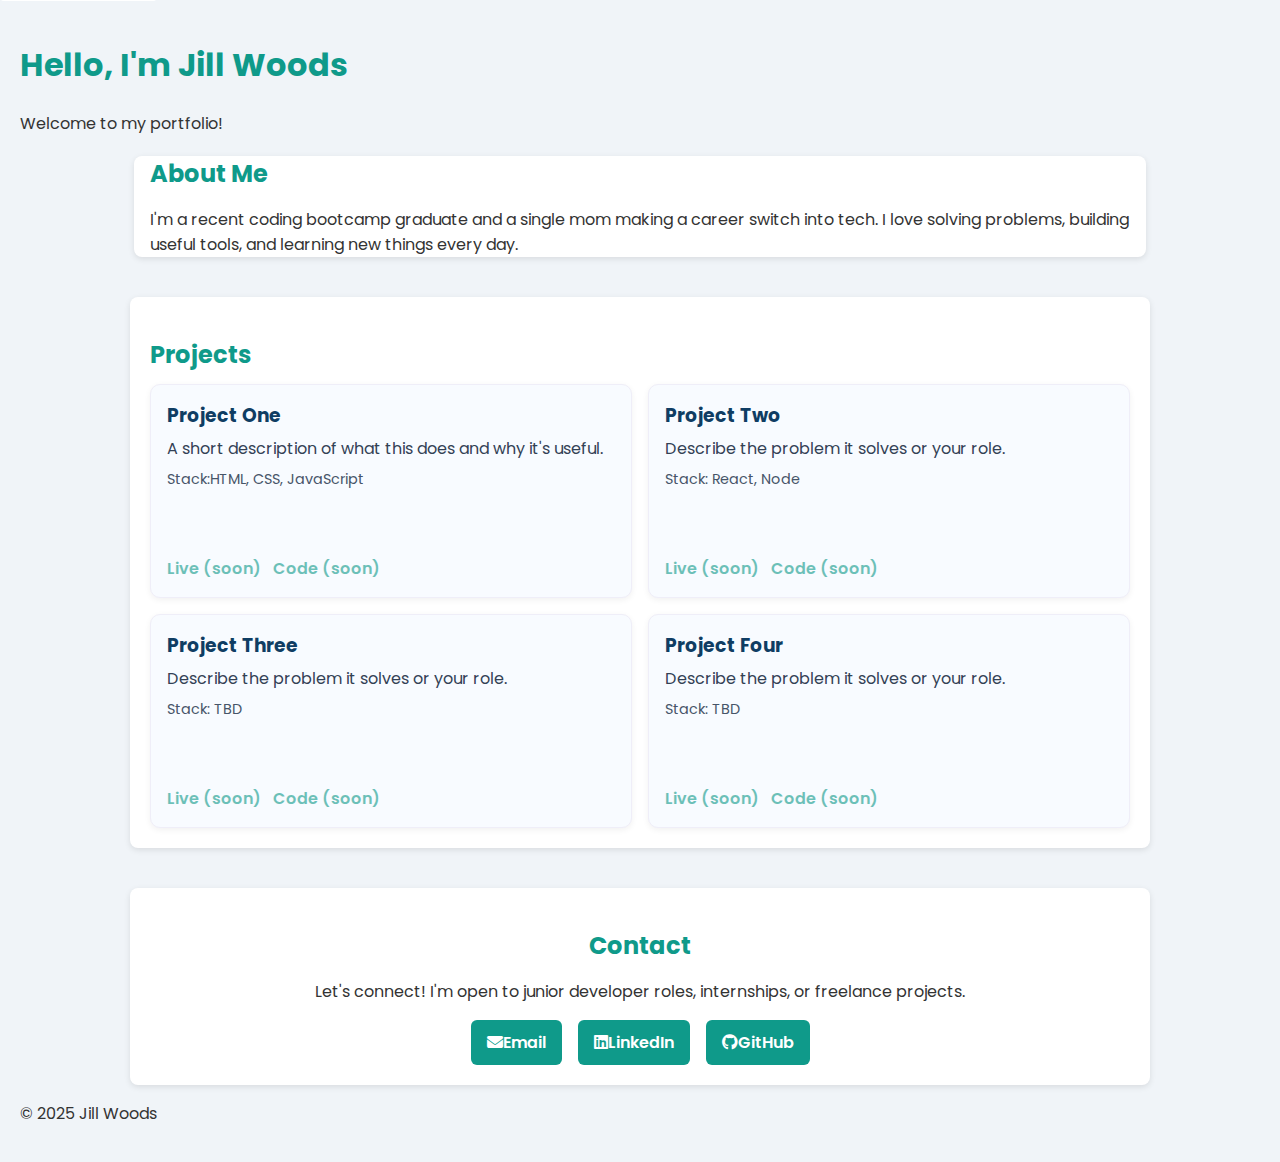
<file: index.html>
<!DOCTYPE html>
<html lang="en">
<head>
    <meta charset="UTF-8">
    <meta name="viewport" content="width=device-width, initial-scale=1.0">
    <meta name="description" content="Jill Woods  Web Developer | Frontend & Portfolio">
    <meta name="author" content="Jill Woods">
    <meta name="theme-color" content="#14b8a6">
    <meta property="og:title" content="Jill Woods &middot; Web Developer">
    <meta property="og:description" content="Projects, skills, and contact.">
    <meta property="og:type" content="website">
    <meta property="og:url" content="https://jillwoods328.github.io">
    <meta property="og:image" content="https://jillwoods328.github.io/images/og-image.png">
    <link rel="preconnect" href="https://fonts.googleapis.com">
    <link rel="preconnect" href="https://fonts.gstatic.com" crossorigin>
    <link rel="preconnect" href="https://cdnjs.cloudflare.com" crossorigin>
    <link rel="stylesheet" href="style.css?v=3">
    <link rel="stylesheet" href="https://cdnjs.cloudflare.com/ajax/libs/font-awesome/6.5.0/css/all.min.css">
    <link href="https://fonts.googleapis.com/css2?family=Poppins:wght@400;600&display=swap" rel="stylesheet">
    <link rel="canonical" href="https://jillwoods328.github.io">
    <link rel="icon" type="image/png" href="images/favicon.png">
    <title>Jill Woods &middot; Web Developer | Frontend & Portfolio</title>
</head>

<body>
    <a class="skip" href="#main">Skip to content</a>
    <main id="main">
      <header>
        <h1>Hello, I'm Jill Woods</h1>
        <p>Welcome to my portfolio!</p>
    </header>

    <section id ="about" class="container">
        <h2>About Me</h2>
        <p>
            I'm a recent coding bootcamp graduate and a single mom making a career switch into tech. I love solving problems, building useful tools, and learning new things every day.</p>
            </section>

    <section id="projects" class="container">
        <h2>Projects</h2>
        <div class="projects-grid">
            <article class="project-card">
                <h3>Project One</h3>
                <p>A short description of what this does and why it's useful.</p>
                <p class="tech">Stack:HTML, CSS, JavaScript</p>
                <div class="links">
                    <a href="#" aria-disabled="true" aria-label="Live demo of Project One (coming soon)">Live (soon)</a>
                    <a href="#" aria-disabled="true">Code (soon)</a>
                </div>
            </article>

            <article class="project-card">
                <h3>Project Two</h3>
                <p>Describe the problem it solves or your role.</p>
                <p class="tech">Stack: React, Node</p>
                <div class="links">
                    <a href="#" aria-disabled="true" aria-label="Live demo of Project Two (coming soon)">Live (soon)</a>
                    <a href="#" aria-disabled="true">Code (soon)</a>
                </div>
            </article>

            <article class="project-card">
                <h3>Project Three</h3>
                <p>Describe the problem it solves or your role.</p>
                <p class="tech">Stack: TBD</p>
                <div class="links">
                    <a href="#" aria-disabled="true" aria-label="Live demo of Project Three (coming soon)">Live (soon)</a>
                    <a href="#" aria-disabled="true">Code (soon)</a>
                </div>
            </article>

            <article class="project-card">
                <h3>Project Four</h3>
                <p>Describe the problem it solves or your role.</p>
                <p class="tech">Stack: TBD</p>
                <div class="links">
                    <a href="#" aria-disabled="true" aria-label="Live demo of Project Four (coming soon)">Live (soon)</a>
                    <a href="#" aria-disabled="true">Code (soon)</a>
                </div>
            </article>
        </div>
    </section>

    <section id="contact" class="container">
        <h2>Contact</h2>
        <p>Let's connect! I'm open to junior developer roles, internships, or freelance projects.</p>
        <div class="contact-links">
        <a href="mailto:jill.woods504@gmail.com"><i class="fa-solid fa-envelope"></i>Email</a>
        <a href="https://www.linkedin.com/in/jill-woods-504/" target="_blank" rel="noopener noreferrer"> <i class="fa-brands fa-linkedin"></i>LinkedIn</a>
        <a href="https://github.com/Jill328" target="_blank" rel="noopener noreferrer"> <i class="fa-brands fa-github"></i>GitHub</a>
        </div>
    </section>
    </main>

    <footer>
        <p>&copy; 2025 Jill Woods</p>
    </footer>
</body>
</html>
</file>
<file: style.css>
:root {
    --accent: #0f9a8a;
    --accent-hover: #0c756c;
    --bg: #f0f4f8;
    --text: #333;
}

body {
    font-family: 'Poppins', sans-serif;
    background-color: var(--bg);
    color: var(--text);
    margin: 0;
    padding: 20px;
}
h1, h2 {
    color: var(--accent);
}

section {
    margin-top: 40px;
    padding: 20px;
    background: #ffffff;
    border-radius: 8px;
    box-shadow: 0 2px 6px rgba(0,0,0,0.1);
}

h2 {
    margin-bottom: 10px;
}

#projects {
    margin-top: 40px;
    padding: 20px;
    background: #ffffff;
    border-radius: 8px;
    box-shadow: 0 2px 6px rgba(0,0,0,0.1);  
}

.projects-grid {
    display: grid;
    gap: 16px;
    grid-template-columns: 1fr 1fr;
    grid-auto-flow: dense;
    margin-top: 12px;
}

@media (max-width: 768px) {
    .projects-grid {
        grid-template-columns: 1fr; }   
}

@media (prefers-reduced-motion: reduce) {
    * { animation: none !important; transition: none !important; }
}

.project-card{
    background: #f8fbff;
    border: 1px solid #efeef8;
    border-radius: 10px;
    padding: 16px;
    display: flex;
    flex-direction: column;
    min-height: 180px;
    box-shadow: 0 2px 6px rgba(0,0,0,0.06);
    transition: transform 120ms ease, box-shadow 120ms ease;
}
.project-card:hover {
    transform: translateY(-2px);
    box-shadow: 0 6px 20px rgba(0,0,0,0.10);
}

.project-card h3 {
    margin: 0 0 6px;
    color: #0f3d63;
}

.project-card p {
    margin: 0 0 8px;
    color:#334155;
}

.project-card .tech {
    font-size: 0.9rem;
    color: #475569;
}

.project-card .links {
    display: flex;
    gap: 12px;
    margin-top: auto;
}

.project-card .links a {
    text-decoration: none;
    color: var(--accent);
    font-weight: 600;
}

.project-card .links a:hover {
    color: var(--accent-hover);
}

.project-card .links a[aria-disabled="true"] {
    opacity: 0.6;
    pointer-events: none;
}

a:focus-visible,
button:focus-visible {
    outline: 3px solid var(--accent);
    outline-offset: 2px;
    border-radius: 4px
}


#contact {
    margin-top: 40px;
    padding: 20px;
    background: #ffffff;
    border-radius: 8px;
    box-shadow: 0 2px 6px rgba(0,0,0,0.1);      
    text-align: center;
}

.contact-links {
    display: flex;
    justify-content: center;
    gap: 16px;
    margin-top: 12px;
    flex-wrap: wrap;
}

.contact-links a {
    display: inline-block;
    padding: 10px 16px;
    border-radius: 6px;
    background: var(--accent);
    color: white;
    font-weight: 600;
    text-decoration: none;
    transition: background 0.2s;

}
.contact-links a:hover {
    background: var(--accent-hover);
}

.skip {
    position: absolute;
    left: 0;
    top: -40px;
    background: #fff;
    color: var(--accent);
    padding: 8px 16px;
    z-index:1000;
    border-radius: 4px;
    text-decoration: none;
    font-weight: 600;
    transition: top 0.3s ease;
}
.skip:focus {
    top: 10px;
}

.container{max-width: 980px; margin: 0 auto; padding: 0 16px;}
</file>
